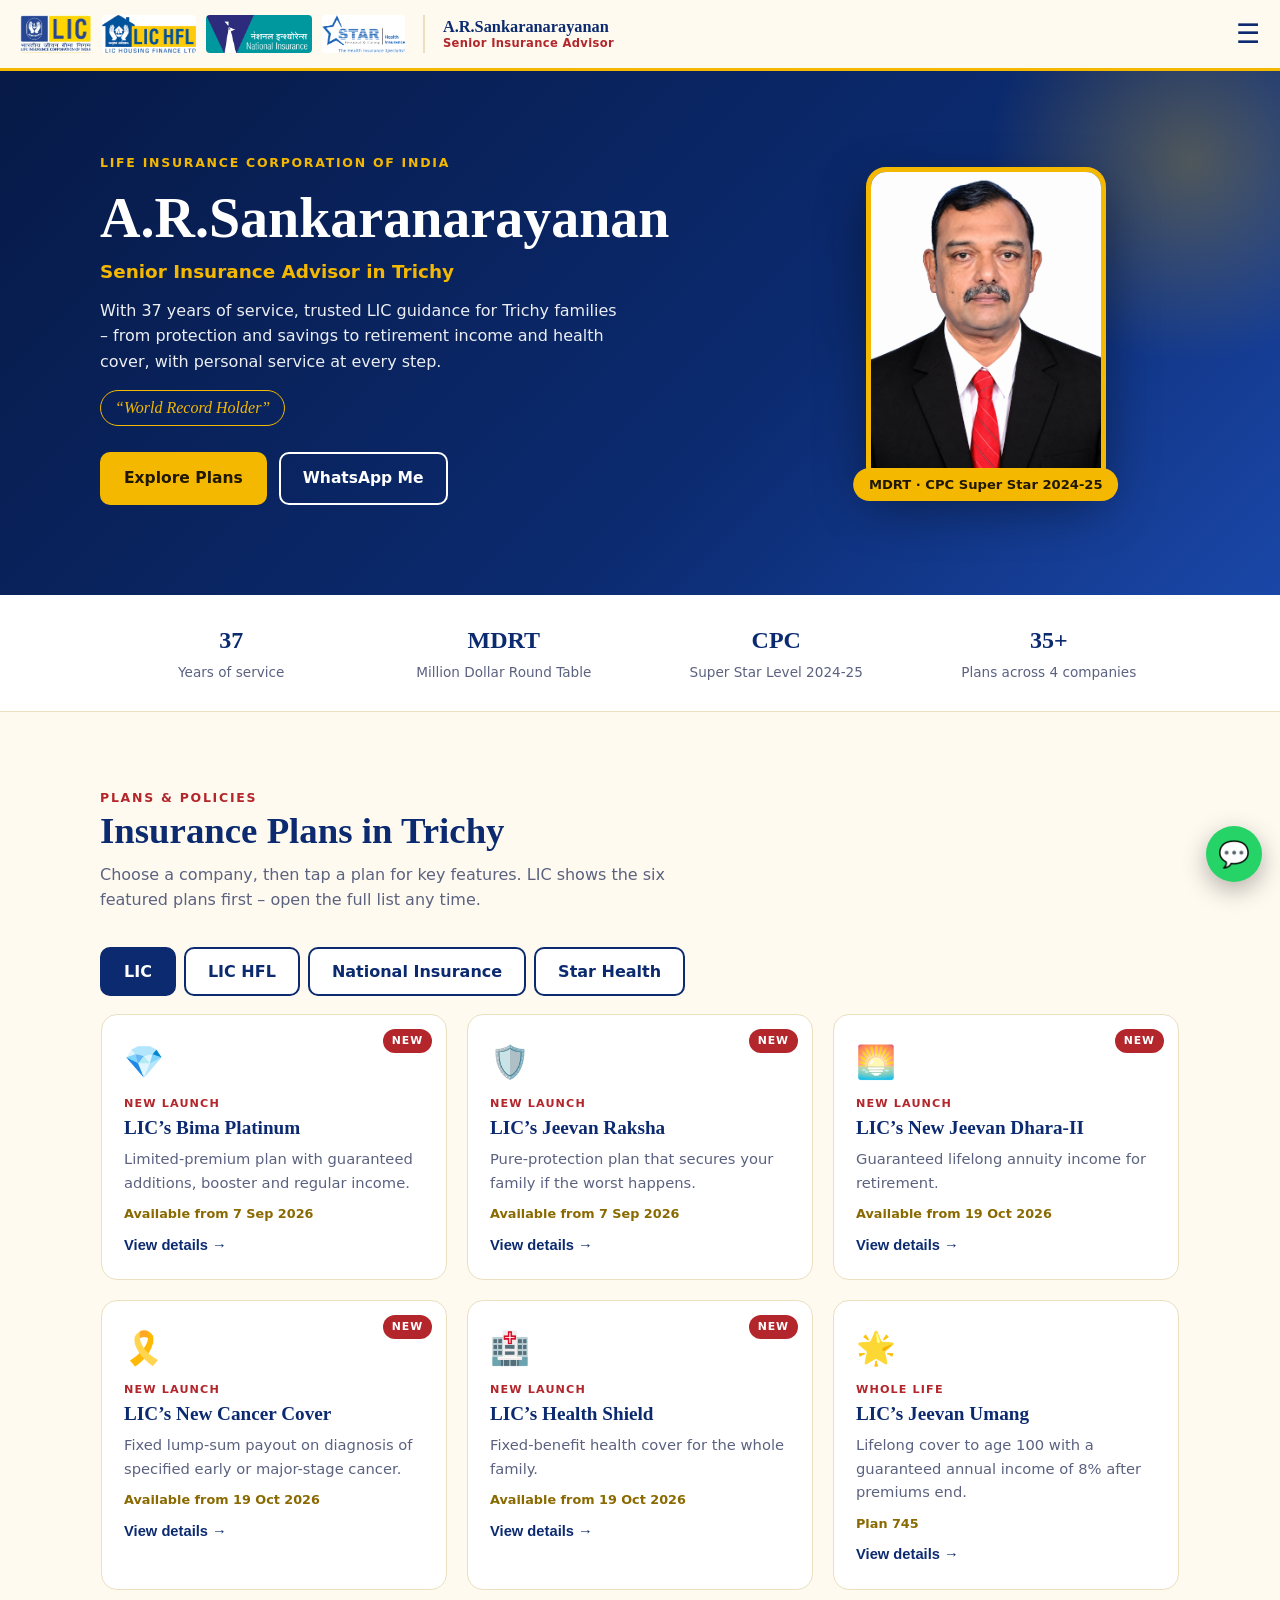
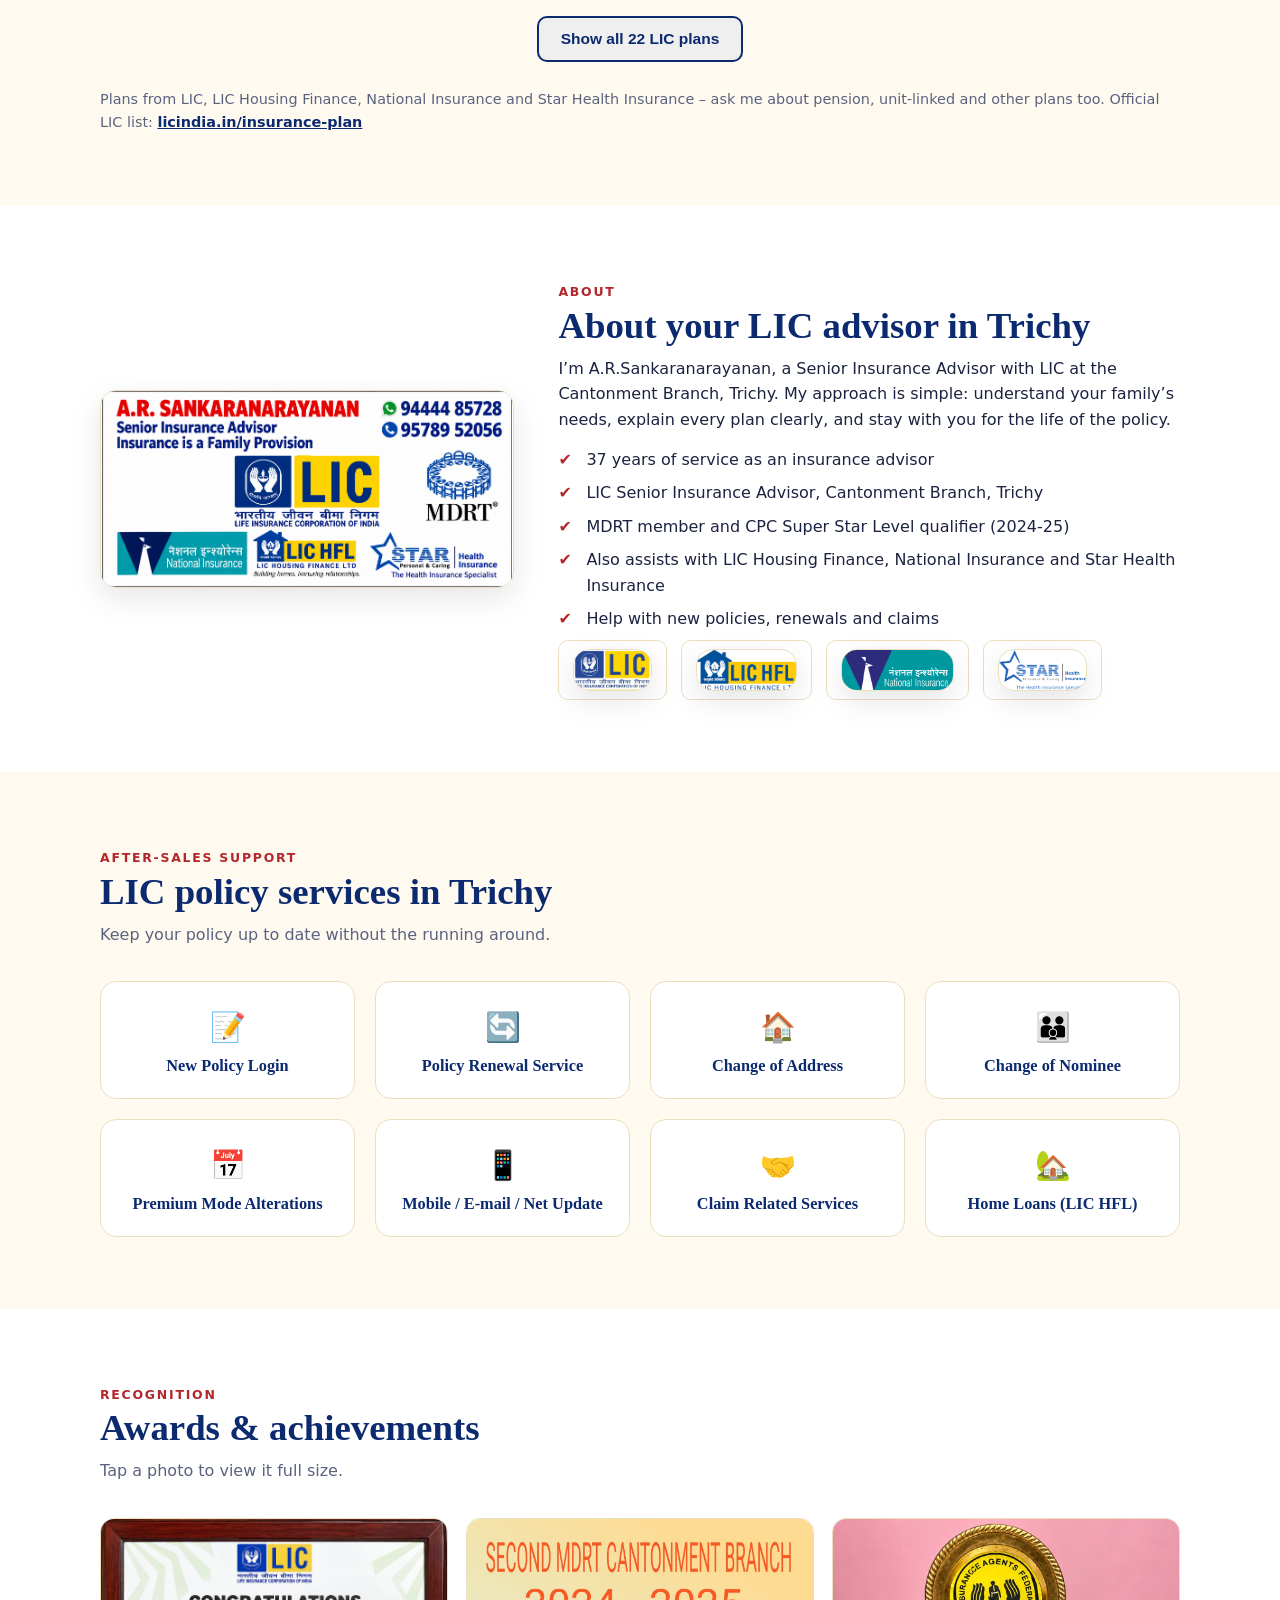
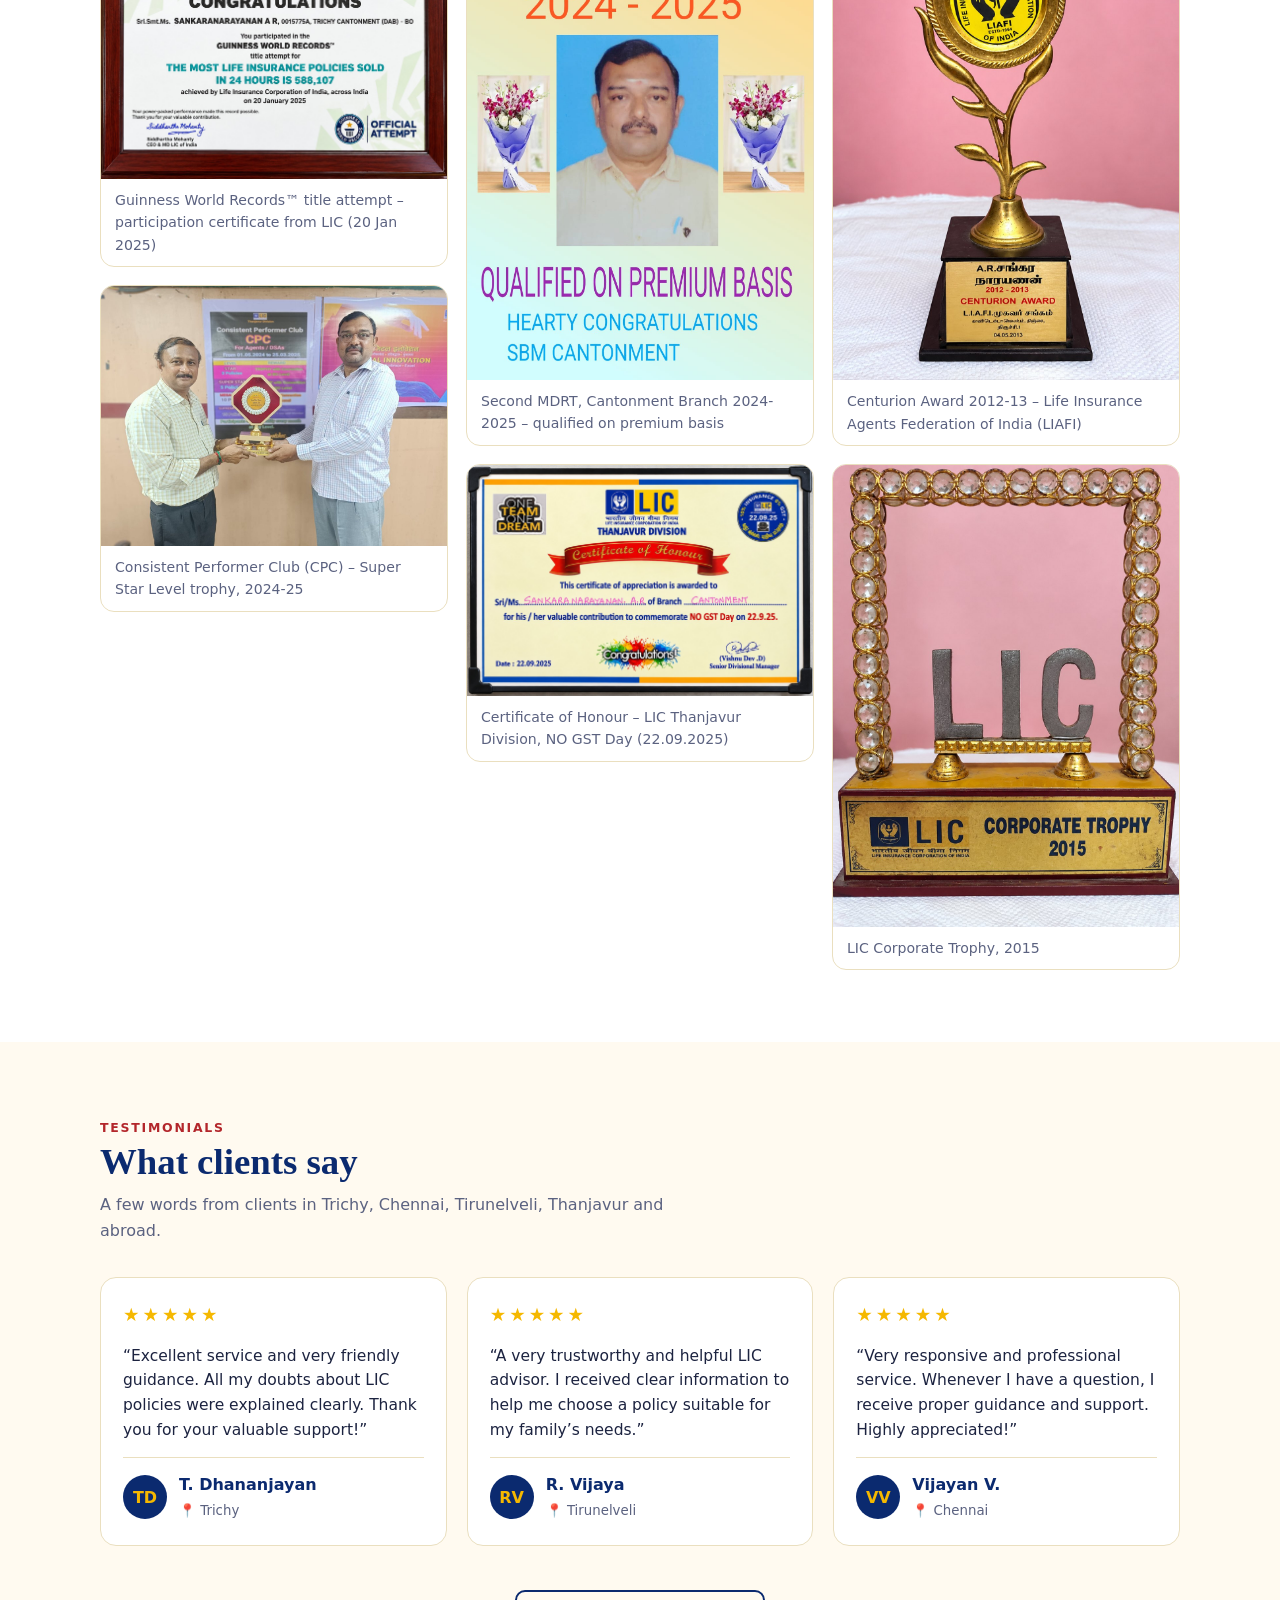
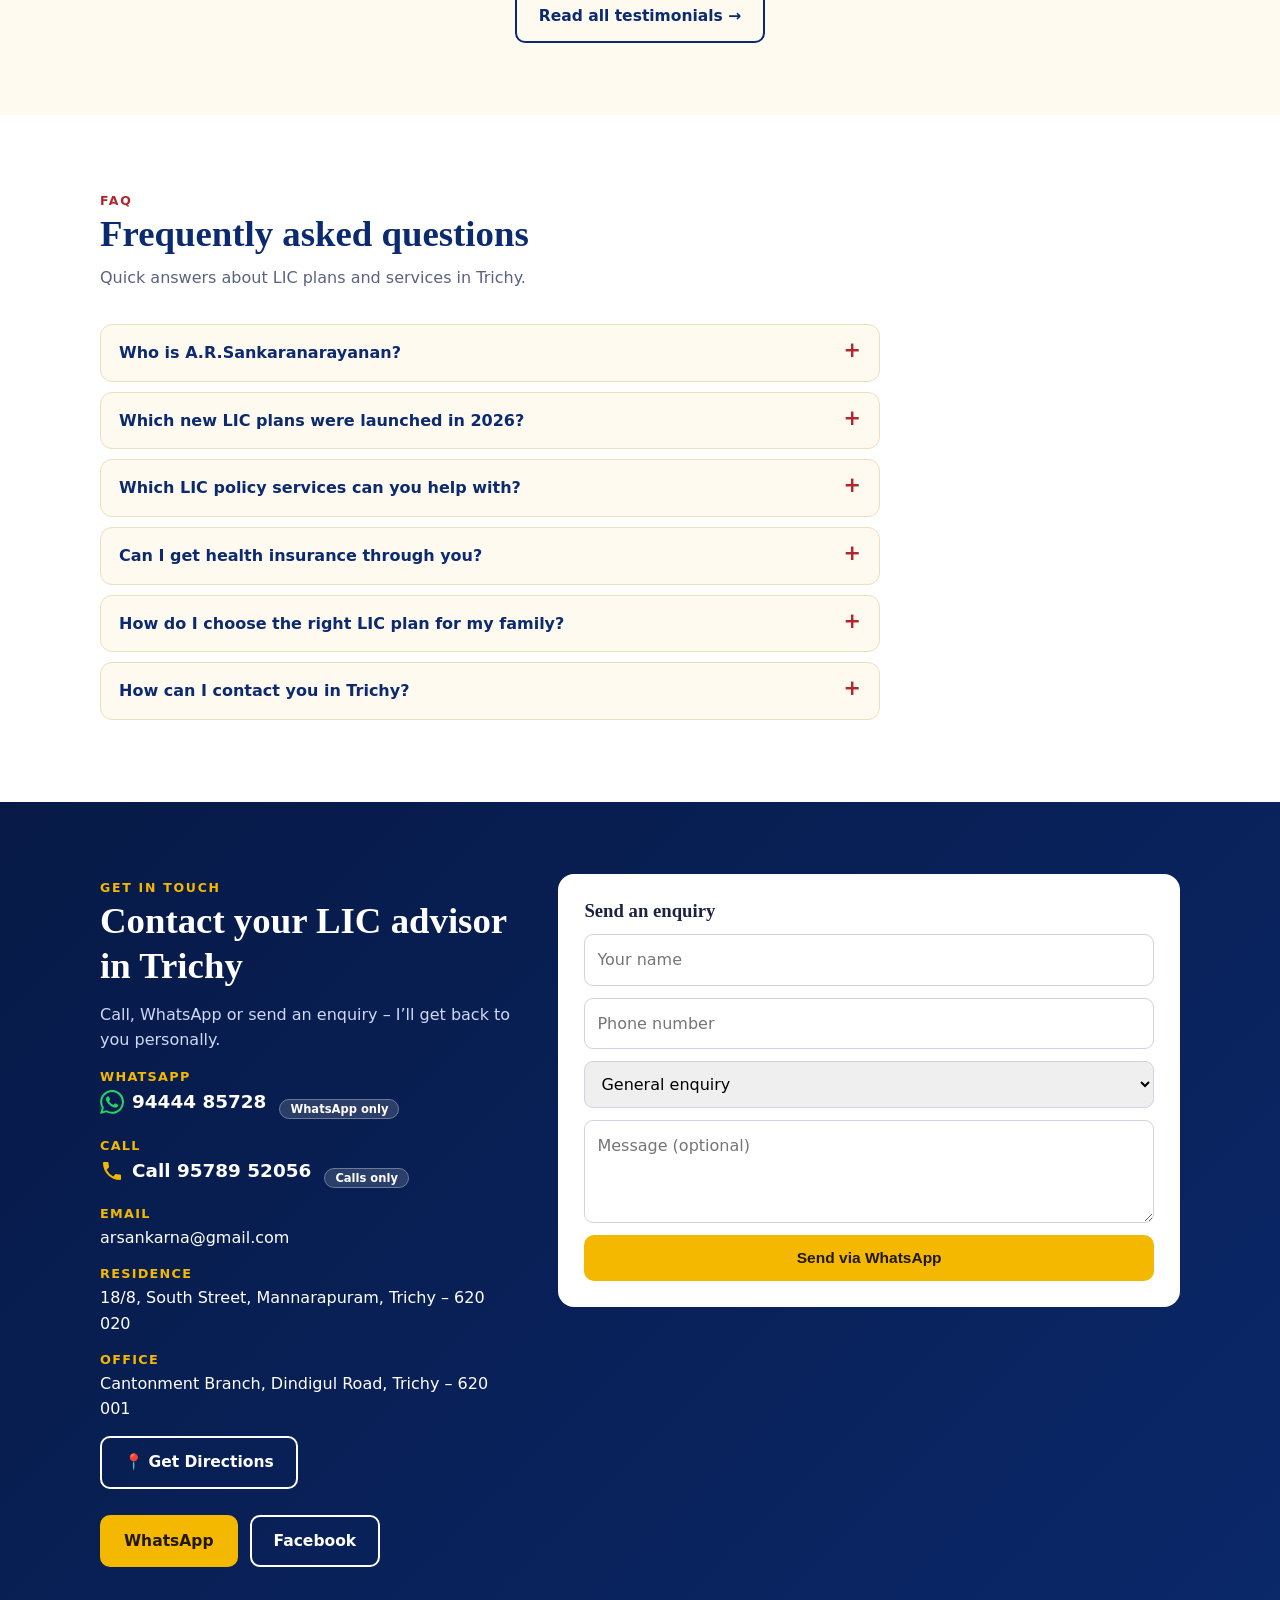
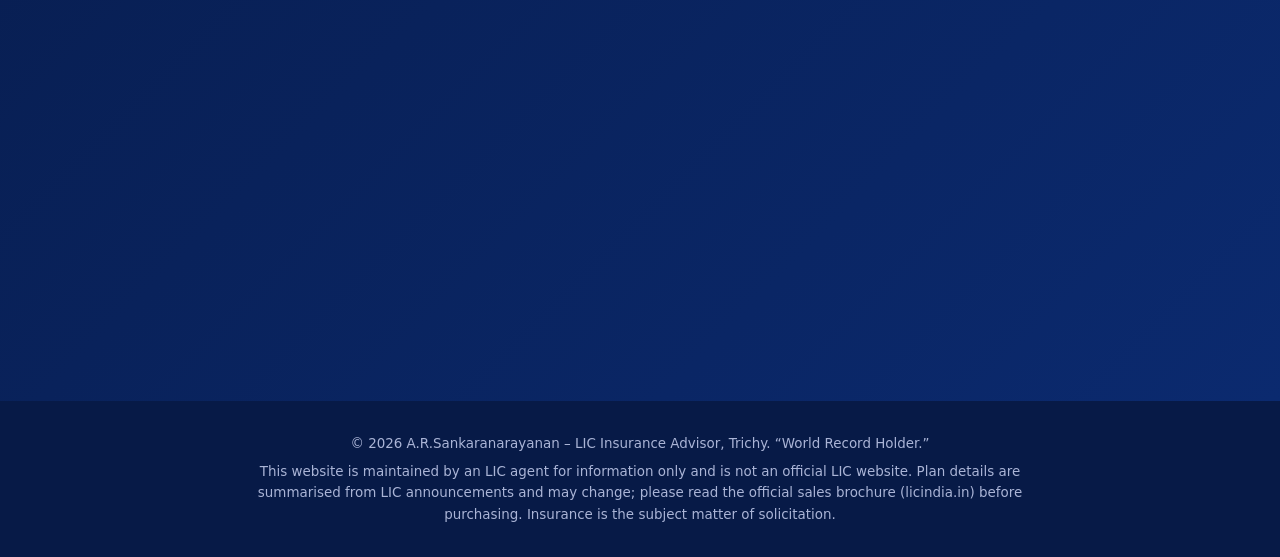
<file: index.html>
<!DOCTYPE html>
<html lang="en"><head>
<meta charset="utf-8"><meta name="viewport" content="width=device-width,initial-scale=1">
<title>LIC Insurance Advisor in Trichy | A.R.Sankaranarayanan</title>
<meta name="description" content="A.R.Sankaranarayanan – Senior Insurance Advisor in Trichy. Explore new LIC plans, policy services, renewals and claim support. WhatsApp 94444 85728.">
<meta name="robots" content="index,follow,max-image-preview:large">
<meta name="author" content="A.R.Sankaranarayanan">
<meta name="theme-color" content="#0b2a6f">
<link rel="canonical" href="https://YOUR-WEBSITE.com/">
<meta name="geo.region" content="IN-TN"><meta name="geo.placename" content="Tiruchirappalli (Trichy)">
<meta property="og:type" content="website"><meta property="og:locale" content="en_IN"><meta property="og:site_name" content="A.R.Sankaranarayanan – LIC Advisor, Trichy">
<meta property="og:title" content="LIC Insurance Advisor in Trichy | A.R.Sankaranarayanan"><meta property="og:description" content="A.R.Sankaranarayanan – Senior Insurance Advisor in Trichy. Explore new LIC plans, policy services, renewals and claim support. WhatsApp 94444 85728."><meta property="og:url" content="https://YOUR-WEBSITE.com/">
<meta property="og:image" content="https://YOUR-WEBSITE.com/assets/og-image.jpg"><meta property="og:image:width" content="1200"><meta property="og:image:height" content="630"><meta property="og:image:alt" content="A.R.Sankaranarayanan, Senior Insurance Advisor, Trichy">
<meta name="twitter:card" content="summary_large_image"><meta name="twitter:title" content="LIC Insurance Advisor in Trichy | A.R.Sankaranarayanan"><meta name="twitter:description" content="A.R.Sankaranarayanan – Senior Insurance Advisor in Trichy. Explore new LIC plans, policy services, renewals and claim support. WhatsApp 94444 85728."><meta name="twitter:image" content="https://YOUR-WEBSITE.com/assets/og-image.jpg">
<link rel="icon" type="image/png" sizes="32x32" href="assets/favicon-32.png"><link rel="icon" type="image/png" sizes="64x64" href="assets/favicon.png"><link rel="apple-touch-icon" href="assets/apple-touch-icon.png">
<link rel="stylesheet" href="css/styles.css">
<script type="application/ld+json">{"@context": "https://schema.org", "@graph": [{"@type": "WebSite", "@id": "https://YOUR-WEBSITE.com/#website", "url": "https://YOUR-WEBSITE.com/", "name": "A.R.Sankaranarayanan – LIC Advisor, Trichy", "inLanguage": "en-IN"}, {"@type": ["InsuranceAgency", "LocalBusiness"], "@id": "https://YOUR-WEBSITE.com/#business", "name": "A.R.Sankaranarayanan – Senior Insurance Advisor", "alternateName": "A.R.Sankaranarayanan LIC Advisor Trichy", "url": "https://YOUR-WEBSITE.com/", "image": "https://YOUR-WEBSITE.com/assets/og-image.jpg", "logo": "https://YOUR-WEBSITE.com/assets/favicon-256.png", "description": "A.R.Sankaranarayanan – Senior Insurance Advisor in Trichy. Explore new LIC plans, policy services, renewals and claim support. WhatsApp 94444 85728.", "slogan": "World Record Holder", "telephone": ["+91 94444 85728", "+91 95789 52056"], "email": "arsankarna@gmail.com", "address": {"@type": "PostalAddress", "streetAddress": "18/8, South Street, Mannarapuram", "addressLocality": "Tiruchirappalli", "addressRegion": "Tamil Nadu", "postalCode": "620020", "addressCountry": "IN"}, "areaServed": [{"@type": "City", "name": "Tiruchirappalli (Trichy)"}, {"@type": "State", "name": "Tamil Nadu"}], "knowsAbout": ["LIC life insurance plans", "Term insurance", "Endowment plans", "Pension plans", "Child plans", "Health insurance", "Policy renewal and claim services"], "parentOrganization": {"@type": "Organization", "name": "Life Insurance Corporation of India"}, "sameAs": ["https://www.facebook.com/share/18MifMVa3B/"]}, {"@type": "Person", "@id": "https://YOUR-WEBSITE.com/#person", "name": "A.R.Sankaranarayanan", "jobTitle": "Senior Insurance Advisor", "image": "https://YOUR-WEBSITE.com/assets/portrait.jpg", "worksFor": {"@id": "https://YOUR-WEBSITE.com/#business"}, "telephone": "+91 94444 85728", "email": "arsankarna@gmail.com", "url": "https://YOUR-WEBSITE.com/"}, {"@type": "FAQPage", "mainEntity": [{"@type": "Question", "name": "Who is A.R.Sankaranarayanan?", "acceptedAnswer": {"@type": "Answer", "text": "A.R.Sankaranarayanan is a Senior Insurance Advisor with LIC at the Cantonment Branch, Trichy, with 37 years of service. He also assists customers with Star Health Insurance, National Insurance and LIC Housing Finance, and is an MDRT member and CPC Super Star Level qualifier for 2024-25."}}, {"@type": "Question", "name": "Which new LIC plans were launched in 2026?", "acceptedAnswer": {"@type": "Answer", "text": "LIC’s Bima Platinum and Jeevan Raksha became available from 7 September 2026. New Jeevan Dhara-II, the New Cancer Cover plan and Health Shield became available from 19 October 2026. Details of each are on this website."}}, {"@type": "Question", "name": "Which LIC policy services can you help with?", "acceptedAnswer": {"@type": "Answer", "text": "I help with new policy login, policy renewal service, change of address, change of nominee, premium mode alterations, mobile, e-mail and net-banking updates, and claim-related services."}}, {"@type": "Question", "name": "Can I get health insurance through you?", "acceptedAnswer": {"@type": "Answer", "text": "Yes. Apart from LIC’s health plans such as Health Shield and the New Cancer Cover, I can assist with Star Health Insurance and National Insurance health policies."}}, {"@type": "Question", "name": "How do I choose the right LIC plan for my family?", "acceptedAnswer": {"@type": "Answer", "text": "The right plan depends on your age, income, goals and responsibilities. Call or WhatsApp me and I will explain suitable options, premiums and terms in simple words before you decide."}}, {"@type": "Question", "name": "How can I contact you in Trichy?", "acceptedAnswer": {"@type": "Answer", "text": "WhatsApp me on 94444 85728, call 95789 52056, or visit the Cantonment Branch office on Dindigul Road, Trichy – 620 001. My residence address is 18/8, South Street, Mannarapuram, Trichy – 620 020."}}]}]}</script>
</head><body>
<header><div class="wrap bar">
 <a class="logo" href="#top"><span class="logos"><img src="assets/logo-lic.png" alt="LIC of India"><img src="assets/logo-hfl.png" alt="LIC Housing Finance (LIC HFL)"><img src="assets/logo-national.png" alt="National Insurance"><img src="assets/logo-star.png" alt="Star Health Insurance"></span><span class="who"><strong>A.R.Sankaranarayanan</strong><small>Senior Insurance Advisor</small></span></a>
 <button id="burger" aria-label="Menu">☰</button>
 <nav id="nav" aria-label="Main"><a href="#plans">Plans</a><a href="#about">About</a><a href="#services">Services</a><a href="#achievements">Achievements</a><a href="testimonials.html">Testimonials</a><a href="#faq">FAQ</a><a href="#contact">Contact</a></nav>
</div></header>

<main id="top">
<section class="hero"><div class="wrap grid">
 <div>
  <span class="eyebrow">Life Insurance Corporation of India</span>
  <h1>A.R.Sankaranarayanan <span class="role">Senior Insurance Advisor in Trichy</span></h1>
  <p>With <span data-years>37</span> years of service, trusted LIC guidance for Trichy families – from protection and savings to retirement income and health cover, with personal service at every step.</p>
  <span class="pill">“World Record Holder”</span>
  <div class="btns"><a class="btn gold" href="#plans">Explore Plans</a><a class="btn ghost" data-wa target="_blank" rel="noopener">WhatsApp Me</a></div>
 </div>
 <div class="photo"><img src="assets/portrait.jpg" alt="A.R.Sankaranarayanan, Senior Insurance Advisor in Trichy" width="750" height="1000" fetchpriority="high"><b>MDRT · CPC Super Star 2024-25</b></div>
</div></section>

<div class="stats"><div class="wrap">
 <div><strong data-years>37</strong><span>Years of service</span></div>
 <div><strong>MDRT</strong><span>Million Dollar Round Table</span></div>
 <div><strong>CPC</strong><span>Super Star Level 2024-25</span></div>
 <div><strong>35+</strong><span>Plans across 4 companies</span></div>
</div></div>

<section id="plans"><div class="wrap">
 <span class="eyebrow">Plans &amp; policies</span><h2>Insurance Plans in Trichy</h2>
 <p class="sub">Choose a company, then tap a plan for key features. LIC shows the six featured plans first – open the full list any time.</p>
 <div class="tabs" id="provTabs" role="tablist"><button class="tab on" data-p="LIC">LIC</button><button class="tab" data-p="LIC HFL">LIC HFL</button><button class="tab" data-p="National Insurance">National Insurance</button><button class="tab" data-p="Star Health">Star Health</button></div>
 <div class="chips" id="chips" hidden></div>
 <div class="plangrid" id="planGrid"><article class="card plan" tabindex="0" data-id="platinum"><span class="badge">NEW</span><div class="ico">💎</div><small>New launch</small><h3>LIC’s Bima Platinum</h3><p>Limited-premium plan with guaranteed additions, booster and regular income.</p><em>Available from 7 Sep 2026</em><button class="link">View details →</button></article><article class="card plan" tabindex="0" data-id="raksha"><span class="badge">NEW</span><div class="ico">🛡️</div><small>New launch</small><h3>LIC’s Jeevan Raksha</h3><p>Pure-protection plan that secures your family if the worst happens.</p><em>Available from 7 Sep 2026</em><button class="link">View details →</button></article><article class="card plan" tabindex="0" data-id="dhara"><span class="badge">NEW</span><div class="ico">🌅</div><small>New launch</small><h3>LIC’s New Jeevan Dhara-II</h3><p>Guaranteed lifelong annuity income for retirement.</p><em>Available from 19 Oct 2026</em><button class="link">View details →</button></article><article class="card plan" tabindex="0" data-id="cancer"><span class="badge">NEW</span><div class="ico">🎗️</div><small>New launch</small><h3>LIC’s New Cancer Cover</h3><p>Fixed lump-sum payout on diagnosis of specified early or major-stage cancer.</p><em>Available from 19 Oct 2026</em><button class="link">View details →</button></article><article class="card plan" tabindex="0" data-id="shield"><span class="badge">NEW</span><div class="ico">🏥</div><small>New launch</small><h3>LIC’s Health Shield</h3><p>Fixed-benefit health cover for the whole family.</p><em>Available from 19 Oct 2026</em><button class="link">View details →</button></article><article class="card plan" tabindex="0" data-id="umang"><div class="ico">🌟</div><small>Whole Life</small><h3>LIC’s Jeevan Umang</h3><p>Lifelong cover to age 100 with a guaranteed annual income of 8% after premiums end.</p><em>Plan 745</em><button class="link">View details →</button></article></div>
 <p class="more"><button class="btn ghost" id="moreBtn" type="button">Show all 22 LIC plans</button></p>
 <p class="fine2">Plans from LIC, LIC Housing Finance, National Insurance and Star Health Insurance – ask me about pension, unit-linked and other plans too. Official LIC list: <a href="https://licindia.in/insurance-plan" target="_blank" rel="noopener">licindia.in/insurance-plan</a></p>
</div></section>

<section id="about" class="alt"><div class="wrap two">
 <img class="rv" src="assets/visiting-card.jpg" alt="Visiting card of A.R.Sankaranarayanan, Senior Insurance Advisor, Trichy" width="1200" height="574" loading="lazy">
 <div class="rv">
  <span class="eyebrow">About</span><h2>About your LIC advisor in Trichy</h2>
  <p>I’m A.R.Sankaranarayanan, a Senior Insurance Advisor with LIC at the Cantonment Branch, Trichy. My approach is simple: understand your family’s needs, explain every plan clearly, and stay with you for the life of the policy.</p>
  <ul class="ticks"><li><span data-years>37</span> years of service as an insurance advisor</li><li>LIC Senior Insurance Advisor, Cantonment Branch, Trichy</li><li>MDRT member and CPC Super Star Level qualifier (2024-25)</li><li>Also assists with LIC Housing Finance, National Insurance and Star Health Insurance</li><li>Help with new policies, renewals and claims</li></ul>
  <div class="partners"><span><img src="assets/logo-lic.png" alt="LIC" loading="lazy"></span><span><img src="assets/logo-hfl.png" alt="LIC HFL" loading="lazy"></span><span><img src="assets/logo-national.png" alt="National Insurance" loading="lazy"></span><span><img src="assets/logo-star.png" alt="Star Health" loading="lazy"></span></div>
 </div>
</div></section>

<section id="services"><div class="wrap">
 <span class="eyebrow">After-sales support</span><h2>LIC policy services in Trichy</h2>
 <p class="sub">Keep your policy up to date without the running around.</p>
 <div class="cards">
  <div class="card svc rv"><div class="ico">📝</div><h3>New Policy Login</h3></div>
  <div class="card svc rv"><div class="ico">🔄</div><h3>Policy Renewal Service</h3></div>
  <div class="card svc rv"><div class="ico">🏠</div><h3>Change of Address</h3></div>
  <div class="card svc rv"><div class="ico">👪</div><h3>Change of Nominee</h3></div>
  <div class="card svc rv"><div class="ico">📅</div><h3>Premium Mode Alterations</h3></div>
  <div class="card svc rv"><div class="ico">📱</div><h3>Mobile / E-mail / Net Update</h3></div>
  <div class="card svc rv"><div class="ico">🤝</div><h3>Claim Related Services</h3></div>
  <div class="card svc rv"><div class="ico">🏡</div><h3>Home Loans (LIC HFL)</h3></div>
 </div>
</div></section>

<section id="achievements" class="alt"><div class="wrap">
 <span class="eyebrow">Recognition</span><h2>Awards &amp; achievements</h2>
 <p class="sub">Tap a photo to view it full size.</p>
 <div class="gal"><figure class="rv"><img src="assets/guinness-certificate.jpg" alt="Guinness World Records participation certificate presented to A.R.Sankaranarayanan, Trichy Cantonment, for the LIC record attempt on 20 January 2025" width="1400" height="1050" loading="lazy"><figcaption>Guinness World Records™ title attempt – participation certificate from LIC (20 Jan 2025)</figcaption></figure><figure class="rv"><img src="assets/cpc-trophy.jpg" alt="A.R.Sankaranarayanan receiving the LIC CPC Super Star Level trophy for 2024-25" width="1200" height="900" loading="lazy"><figcaption>Consistent Performer Club (CPC) – Super Star Level trophy, 2024-25</figcaption></figure><figure class="rv"><img src="assets/cantonment-award.jpg" alt="LIC Cantonment Branch congratulations poster for A.R.Sankaranarayanan, 2024-2025" width="1201" height="1600" loading="lazy"><figcaption>Second MDRT, Cantonment Branch 2024-2025 – qualified on premium basis</figcaption></figure><figure class="rv"><img src="assets/no-gst-honour.jpg" alt="LIC Thanjavur Division certificate of honour awarded to A.R.Sankaranarayanan for NO GST Day, 22 September 2025" width="1400" height="933" loading="lazy"><figcaption>Certificate of Honour – LIC Thanjavur Division, NO GST Day (22.09.2025)</figcaption></figure><figure class="rv"><img src="assets/centurion-award-2012.jpg" alt="LIAFI Centurion Award 2012-2013 trophy presented to A.R.Sankaranarayanan" width="1050" height="1400" loading="lazy"><figcaption>Centurion Award 2012-13 – Life Insurance Agents Federation of India (LIAFI)</figcaption></figure><figure class="rv"><img src="assets/corporate-trophy-2015.jpg" alt="LIC Corporate Trophy 2015 awarded to A.R.Sankaranarayanan" width="1050" height="1400" loading="lazy"><figcaption>LIC Corporate Trophy, 2015</figcaption></figure></div>
</div></section>

<section id="testimonials"><div class="wrap">
 <span class="eyebrow">Testimonials</span><h2>What clients say</h2>
 <p class="sub">A few words from clients in Trichy, Chennai, Tirunelveli, Thanjavur and abroad.</p>
 <div class="tgrid" id="tTeaser"><figure class="card tcard rv"><div class="stars" aria-label="5 out of 5 stars">★★★★★</div><blockquote>“Excellent service and very friendly guidance. All my doubts about LIC policies were explained clearly. Thank you for your valuable support!”</blockquote><figcaption><span class="av">TD</span><span><strong>T. Dhananjayan</strong><small>📍 Trichy</small></span></figcaption></figure><figure class="card tcard rv"><div class="stars" aria-label="5 out of 5 stars">★★★★★</div><blockquote>“A very trustworthy and helpful LIC advisor. I received clear information to help me choose a policy suitable for my family’s needs.”</blockquote><figcaption><span class="av">RV</span><span><strong>R. Vijaya</strong><small>📍 Tirunelveli</small></span></figcaption></figure><figure class="card tcard rv"><div class="stars" aria-label="5 out of 5 stars">★★★★★</div><blockquote>“Very responsive and professional service. Whenever I have a question, I receive proper guidance and support. Highly appreciated!”</blockquote><figcaption><span class="av">VV</span><span><strong>Vijayan V.</strong><small>📍 Chennai</small></span></figcaption></figure></div>
 <p class="cta"><a class="btn ghost" href="testimonials.html">Read all testimonials →</a></p>
</div></section>

<section id="faq" class="alt"><div class="wrap">
 <span class="eyebrow">FAQ</span><h2>Frequently asked questions</h2>
 <p class="sub">Quick answers about LIC plans and services in Trichy.</p>
 <div class="faq"><details><summary>Who is A.R.Sankaranarayanan?</summary><p>A.R.Sankaranarayanan is a Senior Insurance Advisor with LIC at the Cantonment Branch, Trichy, with 37 years of service. He also assists customers with Star Health Insurance, National Insurance and LIC Housing Finance, and is an MDRT member and CPC Super Star Level qualifier for 2024-25.</p></details><details><summary>Which new LIC plans were launched in 2026?</summary><p>LIC’s Bima Platinum and Jeevan Raksha became available from 7 September 2026. New Jeevan Dhara-II, the New Cancer Cover plan and Health Shield became available from 19 October 2026. Details of each are on this website.</p></details><details><summary>Which LIC policy services can you help with?</summary><p>I help with new policy login, policy renewal service, change of address, change of nominee, premium mode alterations, mobile, e-mail and net-banking updates, and claim-related services.</p></details><details><summary>Can I get health insurance through you?</summary><p>Yes. Apart from LIC’s health plans such as Health Shield and the New Cancer Cover, I can assist with Star Health Insurance and National Insurance health policies.</p></details><details><summary>How do I choose the right LIC plan for my family?</summary><p>The right plan depends on your age, income, goals and responsibilities. Call or WhatsApp me and I will explain suitable options, premiums and terms in simple words before you decide.</p></details><details><summary>How can I contact you in Trichy?</summary><p>WhatsApp me on 94444 85728, call 95789 52056, or visit the Cantonment Branch office on Dindigul Road, Trichy – 620 001. My residence address is 18/8, South Street, Mannarapuram, Trichy – 620 020.</p></details></div>
</div></section>

<section id="contact" class="contact"><div class="wrap two">
 <div class="info rv">
  <span class="eyebrow" style="color:var(--gold)">Get in touch</span><h2>Contact your LIC advisor in Trichy</h2>
  <p class="sub">Call, WhatsApp or send an enquiry – I’ll get back to you personally.</p>
  <p><b>WhatsApp</b><a class="line" data-wanum target="_blank" rel="noopener"><svg class="wa" viewBox="0 0 24 24" aria-hidden="true"><path fill="#25D366" d="M17.472 14.382c-.297-.149-1.758-.867-2.03-.967-.273-.099-.471-.148-.67.15-.197.297-.767.966-.94 1.164-.173.199-.347.223-.644.075-.297-.15-1.255-.463-2.39-1.475-.883-.788-1.48-1.761-1.653-2.059-.173-.297-.018-.458.13-.606.134-.133.298-.347.446-.52.149-.174.198-.298.298-.497.099-.198.05-.371-.025-.52-.075-.149-.669-1.612-.916-2.207-.242-.579-.487-.5-.669-.51-.173-.008-.371-.01-.57-.01-.198 0-.52.074-.792.372-.272.297-1.04 1.016-1.04 2.479 0 1.462 1.065 2.875 1.213 3.074.149.198 2.096 3.2 5.077 4.487.709.306 1.262.489 1.694.625.712.227 1.36.195 1.871.118.571-.085 1.758-.719 2.006-1.413.248-.694.248-1.289.173-1.413-.074-.124-.272-.198-.57-.347m-5.421 7.403h-.004a9.87 9.87 0 01-5.031-1.378l-.361-.214-3.741.982.998-3.648-.235-.374a9.86 9.86 0 01-1.51-5.26c.001-5.45 4.436-9.884 9.888-9.884 2.64 0 5.122 1.03 6.988 2.898a9.825 9.825 0 012.893 6.994c-.003 5.45-4.437 9.884-9.885 9.884m8.413-18.297A11.815 11.815 0 0012.05 0C5.495 0 .16 5.335.157 11.892c0 2.096.547 4.142 1.588 5.945L.057 24l6.305-1.654a11.882 11.882 0 005.683 1.448h.005c6.554 0 11.89-5.335 11.893-11.893a11.821 11.821 0 00-3.48-8.413z"/></svg><span></span></a> <em class="tag">WhatsApp only</em></p>
  <p><b>Call</b><a class="line" data-callnum><svg class="ph" viewBox="0 0 24 24" aria-hidden="true"><path fill="currentColor" d="M6.6 10.8a15.1 15.1 0 006.6 6.6l2.2-2.2a1 1 0 011-.25 11.4 11.4 0 003.6.57 1 1 0 011 1V20a1 1 0 01-1 1A17 17 0 013 4a1 1 0 011-1h3.5a1 1 0 011 1c0 1.25.2 2.45.57 3.6a1 1 0 01-.25 1z"/></svg><span></span></a> <em class="tag">Calls only</em></p>
  <p><b>Email</b><a data-mail></a></p>
  <p><b>Residence</b><span data-site="address"></span></p>
  <p><b>Office</b><span data-site="office"></span></p>
  <p><a class="btn ghost" target="_blank" rel="noopener" href="https://www.google.com/maps/search/?api=1&query=18%2F8%20South%20Street%2C%20Mannarapuram%2C%20Trichy%20620020">📍 Get Directions</a></p>
  <div class="btns"><a class="btn gold" data-wa target="_blank" rel="noopener">WhatsApp</a><a class="btn ghost" data-fb target="_blank" rel="noopener">Facebook</a></div>
 </div>
 <form id="enq" class="rv">
  <h3>Send an enquiry</h3>
  <input name="name" placeholder="Your name" required>
  <input name="phone" type="tel" placeholder="Phone number" required>
  <select name="plan" id="plan"><option>General enquiry</option></select>
  <textarea name="msg" rows="3" placeholder="Message (optional)"></textarea>
  <button class="btn gold" type="submit">Send via WhatsApp</button>
 </form>
</div>
 <div class="wrap map rv"><iframe title="Location map" loading="lazy" referrerpolicy="no-referrer-when-downgrade" src="https://www.google.com/maps?q=18%2F8%20South%20Street%2C%20Mannarapuram%2C%20Trichy%20620020&output=embed"></iframe></div>
</section>
</main>

<footer>
 <p>© <span id="yr"></span> A.R.Sankaranarayanan – LIC Insurance Advisor, Trichy. “World Record Holder.”</p>
 <p>This website is maintained by an LIC agent for information only and is not an official LIC website. Plan details are summarised from LIC announcements and may change; please read the official sales brochure (licindia.in) before purchasing. Insurance is the subject matter of solicitation.</p>
</footer>

<a class="float" data-wa target="_blank" rel="noopener" aria-label="WhatsApp">💬</a>
<div class="modal" id="modal" hidden><div class="sheet"><button class="x" aria-label="Close">×</button><div id="modalBody"></div></div></div>
<div class="lightbox" id="lightbox" hidden><img alt=""></div>
<script src="js/config.js"></script><script src="js/plans.js"></script><script src="js/main.js"></script><script src="js/testimonials.js"></script>
</body></html>
</file>
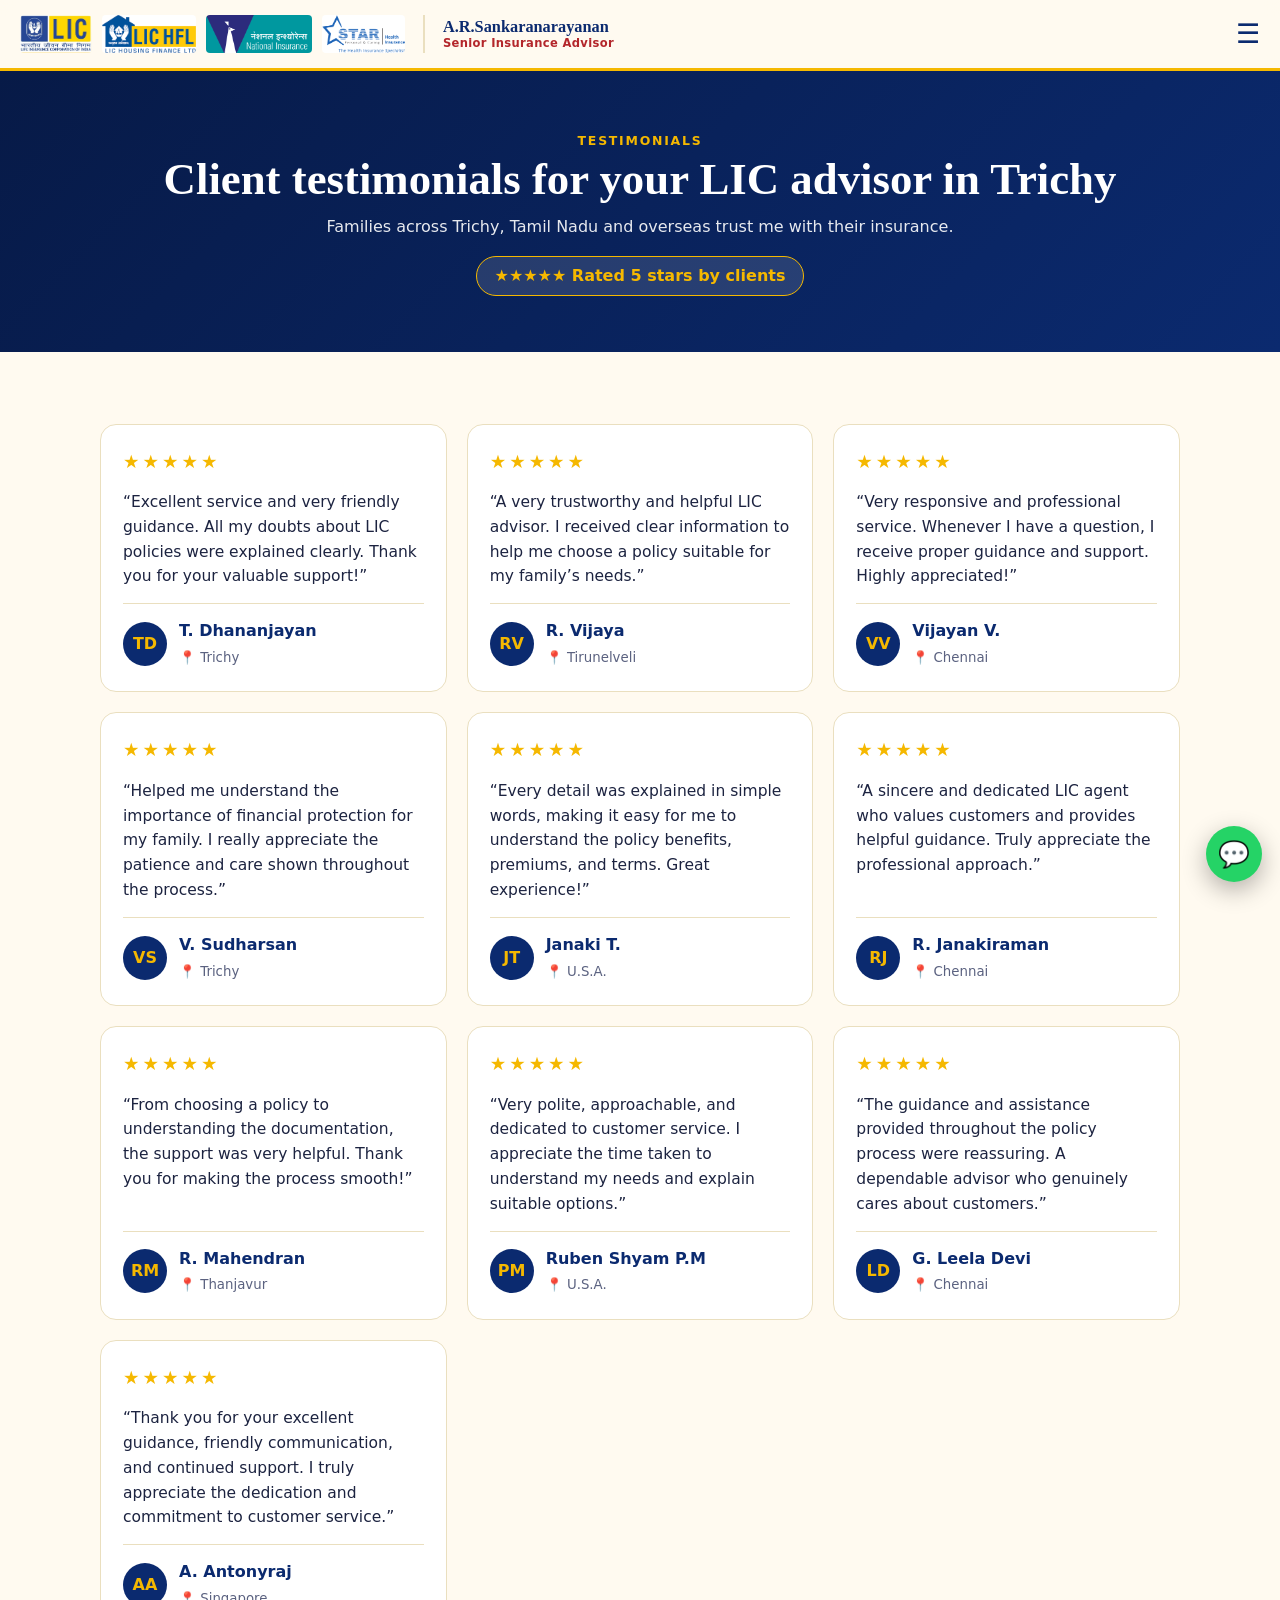
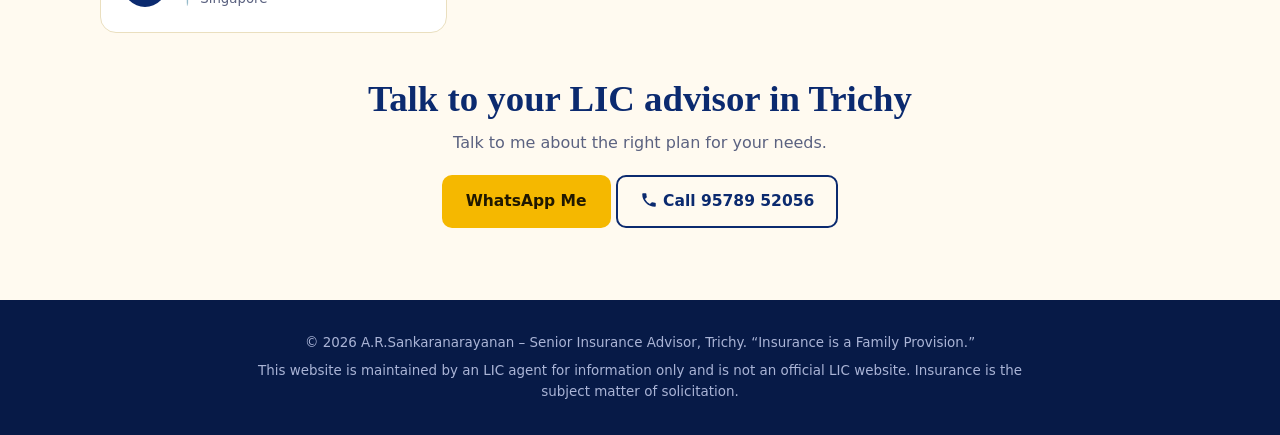
<file: testimonials.html>
<!DOCTYPE html>
<html lang="en"><head>
<meta charset="utf-8"><meta name="viewport" content="width=device-width,initial-scale=1">
<title>Client Reviews | LIC Advisor A.R.Sankaranarayanan, Trichy</title>
<meta name="description" content="Read what clients in Trichy, Chennai, Tirunelveli, Thanjavur and abroad say about Senior Insurance Advisor A.R.Sankaranarayanan.">
<meta name="robots" content="index,follow,max-image-preview:large">
<meta name="author" content="A.R.Sankaranarayanan">
<meta name="theme-color" content="#0b2a6f">
<link rel="canonical" href="https://YOUR-WEBSITE.com/testimonials.html">
<meta name="geo.region" content="IN-TN"><meta name="geo.placename" content="Tiruchirappalli (Trichy)">
<meta property="og:type" content="website"><meta property="og:locale" content="en_IN"><meta property="og:site_name" content="A.R.Sankaranarayanan – LIC Advisor, Trichy">
<meta property="og:title" content="Client Reviews | LIC Advisor A.R.Sankaranarayanan, Trichy"><meta property="og:description" content="Read what clients in Trichy, Chennai, Tirunelveli, Thanjavur and abroad say about Senior Insurance Advisor A.R.Sankaranarayanan."><meta property="og:url" content="https://YOUR-WEBSITE.com/testimonials.html">
<meta property="og:image" content="https://YOUR-WEBSITE.com/assets/og-image.jpg"><meta property="og:image:width" content="1200"><meta property="og:image:height" content="630"><meta property="og:image:alt" content="A.R.Sankaranarayanan, Senior Insurance Advisor, Trichy">
<meta name="twitter:card" content="summary_large_image"><meta name="twitter:title" content="Client Reviews | LIC Advisor A.R.Sankaranarayanan, Trichy"><meta name="twitter:description" content="Read what clients in Trichy, Chennai, Tirunelveli, Thanjavur and abroad say about Senior Insurance Advisor A.R.Sankaranarayanan."><meta name="twitter:image" content="https://YOUR-WEBSITE.com/assets/og-image.jpg">
<link rel="icon" type="image/png" sizes="32x32" href="assets/favicon-32.png"><link rel="icon" type="image/png" sizes="64x64" href="assets/favicon.png"><link rel="apple-touch-icon" href="assets/apple-touch-icon.png">
<link rel="stylesheet" href="css/styles.css">
<script type="application/ld+json">{"@context": "https://schema.org", "@type": "BreadcrumbList", "itemListElement": [{"@type": "ListItem", "position": 1, "name": "Home", "item": "https://YOUR-WEBSITE.com/"}, {"@type": "ListItem", "position": 2, "name": "Testimonials", "item": "https://YOUR-WEBSITE.com/testimonials.html"}]}</script>
</head><body>
<header><div class="wrap bar">
 <a class="logo" href="index.html"><span class="logos"><img src="assets/logo-lic.png" alt="LIC of India"><img src="assets/logo-hfl.png" alt="LIC Housing Finance (LIC HFL)"><img src="assets/logo-national.png" alt="National Insurance"><img src="assets/logo-star.png" alt="Star Health Insurance"></span><span class="who"><strong>A.R.Sankaranarayanan</strong><small>Senior Insurance Advisor</small></span></a>
 <button id="burger" aria-label="Menu">☰</button>
 <nav id="nav" aria-label="Main"><a href="index.html#plans">Plans</a><a href="index.html#about">About</a><a href="index.html#services">Services</a><a href="index.html#achievements">Achievements</a><a href="testimonials.html">Testimonials</a><a href="index.html#faq">FAQ</a><a href="index.html#contact">Contact</a></nav>
</div></header>
<main>
<section class="thead"><div class="wrap"><span class="eyebrow">Testimonials</span><h1>Client testimonials for your LIC advisor in Trichy</h1><p>Families across Trichy, Tamil Nadu and overseas trust me with their insurance.</p><span class="rate">★★★★★ Rated 5 stars by clients</span></div></section>
<section><div class="wrap"><div class="tgrid" id="tGrid"><figure class="card tcard rv"><div class="stars" aria-label="5 out of 5 stars">★★★★★</div><blockquote>“Excellent service and very friendly guidance. All my doubts about LIC policies were explained clearly. Thank you for your valuable support!”</blockquote><figcaption><span class="av">TD</span><span><strong>T. Dhananjayan</strong><small>📍 Trichy</small></span></figcaption></figure><figure class="card tcard rv"><div class="stars" aria-label="5 out of 5 stars">★★★★★</div><blockquote>“A very trustworthy and helpful LIC advisor. I received clear information to help me choose a policy suitable for my family’s needs.”</blockquote><figcaption><span class="av">RV</span><span><strong>R. Vijaya</strong><small>📍 Tirunelveli</small></span></figcaption></figure><figure class="card tcard rv"><div class="stars" aria-label="5 out of 5 stars">★★★★★</div><blockquote>“Very responsive and professional service. Whenever I have a question, I receive proper guidance and support. Highly appreciated!”</blockquote><figcaption><span class="av">VV</span><span><strong>Vijayan V.</strong><small>📍 Chennai</small></span></figcaption></figure><figure class="card tcard rv"><div class="stars" aria-label="5 out of 5 stars">★★★★★</div><blockquote>“Helped me understand the importance of financial protection for my family. I really appreciate the patience and care shown throughout the process.”</blockquote><figcaption><span class="av">VS</span><span><strong>V. Sudharsan</strong><small>📍 Trichy</small></span></figcaption></figure><figure class="card tcard rv"><div class="stars" aria-label="5 out of 5 stars">★★★★★</div><blockquote>“Every detail was explained in simple words, making it easy for me to understand the policy benefits, premiums, and terms. Great experience!”</blockquote><figcaption><span class="av">JT</span><span><strong>Janaki T.</strong><small>📍 U.S.A.</small></span></figcaption></figure><figure class="card tcard rv"><div class="stars" aria-label="5 out of 5 stars">★★★★★</div><blockquote>“A sincere and dedicated LIC agent who values customers and provides helpful guidance. Truly appreciate the professional approach.”</blockquote><figcaption><span class="av">RJ</span><span><strong>R. Janakiraman</strong><small>📍 Chennai</small></span></figcaption></figure><figure class="card tcard rv"><div class="stars" aria-label="5 out of 5 stars">★★★★★</div><blockquote>“From choosing a policy to understanding the documentation, the support was very helpful. Thank you for making the process smooth!”</blockquote><figcaption><span class="av">RM</span><span><strong>R. Mahendran</strong><small>📍 Thanjavur</small></span></figcaption></figure><figure class="card tcard rv"><div class="stars" aria-label="5 out of 5 stars">★★★★★</div><blockquote>“Very polite, approachable, and dedicated to customer service. I appreciate the time taken to understand my needs and explain suitable options.”</blockquote><figcaption><span class="av">PM</span><span><strong>Ruben Shyam P.M</strong><small>📍 U.S.A.</small></span></figcaption></figure><figure class="card tcard rv"><div class="stars" aria-label="5 out of 5 stars">★★★★★</div><blockquote>“The guidance and assistance provided throughout the policy process were reassuring. A dependable advisor who genuinely cares about customers.”</blockquote><figcaption><span class="av">LD</span><span><strong>G. Leela Devi</strong><small>📍 Chennai</small></span></figcaption></figure><figure class="card tcard rv"><div class="stars" aria-label="5 out of 5 stars">★★★★★</div><blockquote>“Thank you for your excellent guidance, friendly communication, and continued support. I truly appreciate the dedication and commitment to customer service.”</blockquote><figcaption><span class="av">AA</span><span><strong>A. Antonyraj</strong><small>📍 Singapore</small></span></figcaption></figure></div>
 <div class="cta"><h2>Talk to your LIC advisor in Trichy</h2><p class="sub" style="margin:0 auto 20px">Talk to me about the right plan for your needs.</p><a class="btn gold" data-wa target="_blank" rel="noopener">WhatsApp Me</a> <a class="btn ghost" data-callnum><svg class="ph" viewBox="0 0 24 24" aria-hidden="true"><path fill="currentColor" d="M6.6 10.8a15.1 15.1 0 006.6 6.6l2.2-2.2a1 1 0 011-.25 11.4 11.4 0 003.6.57 1 1 0 011 1V20a1 1 0 01-1 1A17 17 0 013 4a1 1 0 011-1h3.5a1 1 0 011 1c0 1.25.2 2.45.57 3.6a1 1 0 01-.25 1z"/></svg> <span></span></a></div>
</div></section>
</main>
<footer><p>© <span id="yr"></span> A.R.Sankaranarayanan – Senior Insurance Advisor, Trichy. “Insurance is a Family Provision.”</p><p>This website is maintained by an LIC agent for information only and is not an official LIC website. Insurance is the subject matter of solicitation.</p></footer>
<a class="float" data-wa target="_blank" rel="noopener" aria-label="WhatsApp">💬</a>
<script src="js/config.js"></script><script src="js/testimonials.js"></script>
</body></html>
</file>
<file: css/styles.css>
:root{--navy:#0b2a6f;--navy2:#071a47;--gold:#f5b800;--red:#b3262b;--bg:#fffaf0;--ink:#1c2340;--mut:#5b6280;--card:#fff;--line:#eadfbf}
*{box-sizing:border-box;margin:0;padding:0}html{scroll-behavior:smooth}
body{font-family:'Segoe UI',system-ui,-apple-system,Roboto,sans-serif;color:var(--ink);background:var(--bg);line-height:1.6}
body.lock{overflow:hidden}img{max-width:100%;display:block}a{color:inherit}
.wrap{max-width:1120px;margin:auto;padding:0 20px}section{padding:72px 0}
h1,h2,h3{font-family:Georgia,'Times New Roman',serif;line-height:1.2}
h2{font-size:clamp(1.7rem,4vw,2.3rem);color:var(--navy);margin-bottom:8px}
.sub{color:var(--mut);margin-bottom:34px;max-width:620px}.muted{color:var(--mut)}
.eyebrow{color:var(--red);font-weight:700;letter-spacing:.14em;font-size:.78rem;text-transform:uppercase}
header{position:sticky;top:0;z-index:50;background:rgba(255,250,240,.94);backdrop-filter:blur(8px);border-bottom:3px solid var(--gold)}
.bar{display:flex;align-items:center;justify-content:space-between;min-height:84px}
.logo{display:flex;align-items:center;gap:14px;text-decoration:none;color:var(--navy)}
.logos{display:flex;align-items:center;gap:10px}.logos img{height:60px;width:auto;border-radius:6px}
.who{display:flex;flex-direction:column;font-family:Georgia,serif;line-height:1.2}.who strong{font-size:1.15rem}.who small{font-family:'Segoe UI',system-ui,sans-serif;font-size:.78rem;color:var(--red);font-weight:700;letter-spacing:.03em}
.map{margin-top:34px}.map iframe{width:100%;height:320px;border:0;border-radius:16px}
nav{display:flex;gap:22px}nav a{text-decoration:none;font-weight:600;font-size:.93rem;color:var(--navy)}nav a:hover{color:var(--red)}
#burger{display:none;background:none;border:0;font-size:1.7rem;color:var(--navy);cursor:pointer}
.hero{background:linear-gradient(135deg,var(--navy2),var(--navy) 60%,#1a47a8);color:#fff;padding:78px 0 90px;position:relative;overflow:hidden}
.hero:after{content:"";position:absolute;right:-120px;top:-120px;width:420px;height:420px;border-radius:50%;background:radial-gradient(var(--gold),transparent 68%);opacity:.28}
.hero .grid{display:grid;grid-template-columns:1.25fr .75fr;gap:44px;align-items:center;position:relative;z-index:1}
.hero .eyebrow{color:var(--gold)}.hero h1{font-size:clamp(2.1rem,5.5vw,3.5rem);margin:10px 0 6px}
.hero .role{color:var(--gold);font-weight:600;font-size:1.15rem;margin-bottom:14px}.hero p{max-width:520px;opacity:.92}
.pill{display:inline-block;margin-top:16px;border:1px solid var(--gold);color:var(--gold);padding:4px 14px;border-radius:99px;font-style:italic;font-family:Georgia,serif}
.btns{display:flex;gap:12px;flex-wrap:wrap;margin-top:26px}
.btn{display:inline-block;padding:12px 22px;border-radius:10px;font-weight:700;text-decoration:none;border:2px solid transparent;cursor:pointer;font-size:.97rem;transition:.2s}
.btn.gold{background:var(--gold);color:#201800}.btn.gold:hover{transform:translateY(-2px);box-shadow:0 8px 20px rgba(245,184,0,.4)}
.btn.ghost{border-color:#fff;color:#fff}.btn.ghost:hover{background:#fff;color:var(--navy)}
.modal .btn.ghost{border-color:var(--navy);color:var(--navy)}.modal .btn.ghost:hover{background:var(--navy);color:#fff}
.photo{justify-self:center;position:relative}.photo img{width:min(300px,70vw);aspect-ratio:3/4;object-fit:cover;border-radius:20px;border:5px solid var(--gold);box-shadow:0 20px 50px rgba(0,0,0,.4)}
.photo b{position:absolute;bottom:-14px;left:50%;transform:translateX(-50%);background:var(--gold);color:#201800;padding:6px 16px;border-radius:99px;font-size:.82rem;white-space:nowrap}
.stats{background:#fff;border-bottom:1px solid var(--line)}.stats .wrap{display:grid;grid-template-columns:repeat(4,1fr);text-align:center;padding:26px 20px;gap:10px}
.stats strong{display:block;font-family:Georgia,serif;font-size:1.5rem;color:var(--navy)}.stats span{font-size:.85rem;color:var(--mut)}
.cards{display:grid;grid-template-columns:repeat(auto-fill,minmax(250px,1fr));gap:20px}
.card{background:var(--card);border:1px solid var(--line);border-radius:16px;padding:22px;position:relative;transition:.25s}
.plan{cursor:pointer}.plan:hover,.plan:focus{transform:translateY(-5px);box-shadow:0 14px 34px rgba(11,42,111,.14);border-color:var(--gold);outline:0}
.plan .ico{font-size:2rem}.plan small{color:var(--red);font-weight:700;text-transform:uppercase;font-size:.7rem;letter-spacing:.1em}
.plan h3{color:var(--navy);margin:2px 0 8px;font-size:1.2rem}.plan p{font-size:.92rem;color:var(--mut)}.plan em{display:block;font-size:.8rem;margin-top:10px;color:#8a6a00;font-style:normal;font-weight:600}
.link{margin-top:12px;background:none;border:0;color:var(--navy);font-weight:700;cursor:pointer;font-size:.92rem}
.badge{position:absolute;top:14px;right:14px;background:var(--red);color:#fff;font-size:.68rem;font-weight:800;padding:3px 9px;border-radius:99px;letter-spacing:.08em}
.alt{background:#fff}.two{display:grid;grid-template-columns:.8fr 1.2fr;gap:44px;align-items:center}
.two img{border-radius:16px;border:1px solid var(--line);box-shadow:0 10px 30px rgba(0,0,0,.1)}
.ticks{list-style:none;margin-top:14px}.ticks li{padding-left:28px;position:relative;margin:8px 0}.ticks li:before{content:"✔";position:absolute;left:0;color:var(--red);font-weight:700}
.svc{text-align:center}.svc .ico{font-size:1.8rem}.svc h3{font-size:1.02rem;color:var(--navy);margin-top:6px}
.partners{display:flex;gap:14px;flex-wrap:wrap;margin-top:8px}.partners span{background:var(--navy);color:#fff;padding:10px 18px;border-radius:10px;font-weight:600;font-size:.92rem}
.gal{display:grid;grid-template-columns:repeat(auto-fit,minmax(240px,1fr));gap:18px}
.gal figure{border-radius:14px;overflow:hidden;border:1px solid var(--line);background:#fff}.gal img{width:100%;height:300px;object-fit:cover;cursor:zoom-in;transition:.3s}.gal img:hover{transform:scale(1.04)}
.gal figcaption{padding:10px 14px;font-size:.88rem;color:var(--mut)}.gal figure{overflow:hidden}
.contact{background:linear-gradient(135deg,var(--navy2),var(--navy));color:#fff}.contact h2{color:#fff}.contact .sub{color:#cfd8f5}
.contact .two{align-items:start}.info p{margin:14px 0}.info b{display:block;color:var(--gold);font-size:.8rem;letter-spacing:.1em;text-transform:uppercase}.info a{text-decoration:none}.info a:hover{color:var(--gold)}
form{background:#fff;color:var(--ink);padding:26px;border-radius:16px;display:grid;gap:12px}
input,select,textarea{width:100%;padding:12px;border:1px solid #cfd3e3;border-radius:9px;font:inherit}input:focus,select:focus,textarea:focus{outline:2px solid var(--gold)}
footer{background:var(--navy2);color:#aab4d6;text-align:center;padding:26px 20px;font-size:.84rem}footer p{max-width:780px;margin:6px auto}
.modal,.lightbox{position:fixed;inset:0;background:rgba(5,12,35,.78);z-index:100;display:flex;align-items:center;justify-content:center;padding:18px}
[hidden]{display:none!important}
.sheet{background:#fff;max-width:600px;width:100%;max-height:90vh;overflow:auto;border-radius:18px;padding:28px;position:relative;border-top:6px solid var(--gold)}
.x{position:absolute;top:10px;right:14px;background:none;border:0;font-size:2rem;cursor:pointer;color:var(--mut)}
.sheet small{color:var(--red);font-weight:700}.sheet h3{color:var(--navy);font-size:1.5rem;margin:4px 0}.launch{color:#8a6a00;font-weight:700;margin:6px 0 14px}
dl{display:grid;grid-template-columns:150px 1fr;gap:1px;background:var(--line);border:1px solid var(--line);border-radius:10px;overflow:hidden}
dt,dd{background:#fff;padding:9px 12px;font-size:.92rem}dt{font-weight:700;color:var(--navy);background:#fffaf0}
.fine{font-size:.76rem;color:var(--mut);margin-top:14px}
.lightbox{cursor:zoom-out}.lightbox img{max-height:92vh;max-width:96vw;border-radius:10px}
.float{position:fixed;right:18px;bottom:18px;z-index:60;background:#25d366;color:#fff;width:56px;height:56px;border-radius:50%;display:grid;place-items:center;font-size:1.6rem;text-decoration:none;box-shadow:0 8px 24px rgba(0,0,0,.3)}
.rv{opacity:0;transform:translateY(22px);transition:.7s}.rv.in{opacity:1;transform:none}
@media(max-width:820px){.logos img{height:42px}.who strong{font-size:.95rem}.who small{font-size:.66rem}.logos{gap:6px}.logo{gap:8px}#burger{display:block}nav{display:none;position:absolute;top:100%;left:0;right:0;background:#fffaf0;flex-direction:column;padding:16px 22px;gap:14px;border-bottom:3px solid var(--gold)}nav.open{display:flex}
.hero .grid,.two{grid-template-columns:1fr}.photo{order:-1}.stats .wrap{grid-template-columns:repeat(2,1fr)}section{padding:54px 0}dl{grid-template-columns:1fr}dt{padding-bottom:0}}
@media(prefers-reduced-motion:reduce){.rv{transition:none;opacity:1;transform:none}html{scroll-behavior:auto}}

.logos img.me{height:62px;width:62px;border-radius:50%;object-fit:cover;border:3px solid var(--gold);box-shadow:0 2px 8px rgba(0,0,0,.2)}
.chips{display:flex;gap:8px;flex-wrap:wrap;margin-bottom:24px}.chip{padding:8px 18px;border-radius:99px;border:1.5px solid var(--navy);background:#fff;color:var(--navy);font-weight:700;cursor:pointer;font:inherit;font-weight:700;font-size:.9rem}
.chip.on,.chip:hover{background:var(--navy);color:#fff}
.fine2{margin-top:26px;font-size:.9rem;color:var(--mut)}.fine2 a{color:var(--navy);font-weight:700}
.flogo{width:64px;height:64px;border-radius:50%;object-fit:cover;border:3px solid var(--gold);margin:0 auto 10px}
@media(max-width:820px){.logos img.me{height:42px;width:42px;border-width:2px}}

/* logo size fix */
.bar{min-height:68px}
.logos{gap:8px}
.logos img{height:40px;width:auto}
.logos .circle{width:48px;height:48px;border-radius:50%;overflow:hidden;border:2px solid var(--gold);flex:none;display:block;box-shadow:0 2px 6px rgba(0,0,0,.2)}
.logos .circle img{width:100%;height:100%;object-fit:cover;border-radius:0}
.who strong{font-size:1.02rem}.who small{font-size:.72rem}
.photo img{width:min(240px,60vw)}
.flogo{width:52px;height:52px}
@media(max-width:820px){.bar{min-height:58px}.logos img{height:28px}.logos .circle{width:36px;height:36px}.logos .circle img{height:100%}.who strong{font-size:.85rem}.who small{font-size:.6rem}}
/* testimonials */
.tgrid{display:grid;grid-template-columns:repeat(auto-fill,minmax(300px,1fr));gap:20px}
.tcard{margin:0;display:flex;flex-direction:column;gap:14px}.tcard blockquote{font-size:.97rem;color:var(--ink);flex:1}
.stars{color:var(--gold);letter-spacing:3px;font-size:1.15rem}
.tcard figcaption{display:flex;align-items:center;gap:12px;border-top:1px solid var(--line);padding-top:14px}
.tcard figcaption strong{display:block;color:var(--navy)}.tcard small{color:var(--mut)}
.av{width:44px;height:44px;border-radius:50%;background:var(--navy);color:var(--gold);display:grid;place-items:center;font-weight:700;flex:none}
.thead{background:linear-gradient(135deg,var(--navy2),var(--navy));color:#fff;padding:56px 0;text-align:center}.thead h1{font-size:clamp(1.9rem,5vw,2.8rem)}.thead p{opacity:.9;margin-top:8px}.thead .eyebrow{color:var(--gold)}
.rate{display:inline-block;margin-top:16px;background:rgba(255,255,255,.12);border:1px solid var(--gold);padding:6px 18px;border-radius:99px;color:var(--gold);font-weight:700}
.cta{text-align:center;margin-top:44px}.cta .btn.ghost{border-color:var(--navy);color:var(--navy)}.cta .btn.ghost:hover{background:var(--navy);color:#fff}
/* hero H1 + FAQ */
.hero h1 .role{display:block;color:var(--gold);font-family:'Segoe UI',system-ui,sans-serif;font-weight:600;font-size:1.15rem;margin-top:8px;line-height:1.3}
.faq{max-width:780px}.faq details{background:#fffaf0;border:1px solid var(--line);border-radius:12px;margin-bottom:10px;padding:0 18px}
.faq summary{cursor:pointer;font-weight:700;color:var(--navy);padding:15px 0;list-style:none;display:flex;justify-content:space-between;gap:12px}
.faq summary::after{content:"+";color:var(--red);font-size:1.3rem;line-height:1}.faq details[open] summary::after{content:"–"}
.faq summary::-webkit-details-marker{display:none}.faq details p{padding:0 0 16px;color:var(--mut)}
/* image proportion fix: keep natural aspect ratio whatever the width/height attributes say */
.photo img{width:min(240px,60vw);height:auto!important;aspect-ratio:3/4;object-fit:cover;object-position:center top}
.two>img{width:100%;height:auto!important;aspect-ratio:1200/574;object-fit:contain;background:#fff}
.gal img{width:100%;height:300px!important;object-fit:cover;object-position:center top}
.partners+*,.about img{height:auto}
/* four-company header logos, tabs, plan grid */
.logos{gap:10px}.logos img{height:38px;width:auto;border-radius:4px;background:#fff}
.tabs{display:flex;gap:8px;flex-wrap:wrap;margin-bottom:18px}
.tab{padding:10px 22px;border-radius:10px;border:2px solid var(--navy);background:#fff;color:var(--navy);font:inherit;font-weight:700;cursor:pointer}
.tab.on,.tab:hover{background:var(--navy);color:#fff}
.plangrid{display:flex;flex-wrap:wrap;justify-content:center;gap:20px}
.plangrid .card{flex:0 1 calc(33.333% - 14px);min-width:260px}
.more{text-align:center;margin-top:26px}.more .btn.ghost{border-color:var(--navy);color:var(--navy)}.more .btn.ghost:hover{background:var(--navy);color:#fff}
.partners span{background:#fff;border:1px solid var(--line);padding:8px 14px;display:grid;place-items:center}.partners img{height:42px;width:auto}
@media(max-width:820px){.plangrid .card{flex:1 1 100%}}
@media(max-width:600px){.logo{flex-direction:column;align-items:flex-start;gap:4px}.logos{gap:6px}.logos img{height:24px}.who small{display:block}.bar{min-height:64px;padding-top:6px;padding-bottom:6px}.tab{padding:8px 14px;font-size:.88rem}}
/* header spacing: logos, then a divider, then the name; menu collapses earlier */
.logo{gap:18px}
.logos{flex:none;padding-right:18px;border-right:2px solid var(--line)}
.who{white-space:nowrap}
nav{gap:18px}
@media(max-width:1280px){#burger{display:block}nav{display:none;position:absolute;top:100%;left:0;right:0;background:#fffaf0;flex-direction:column;padding:16px 22px;gap:14px;border-bottom:3px solid var(--gold)}nav.open{display:flex}}
@media(max-width:600px){.logos{border-right:0;padding-right:0}.who{white-space:normal}}
/* achievements gallery: show every photo in full, never cropped */
.gal{display:block;column-count:3;column-gap:18px}
.gal figure{break-inside:avoid;margin:0 0 18px}
.gal img{width:100%;height:auto!important;object-fit:contain;object-position:center;background:#fff;display:block}
@media(max-width:900px){.gal{column-count:2}}@media(max-width:560px){.gal{column-count:1}}
/* contact lines */
.info .line{display:inline-flex;align-items:center;gap:8px;font-size:1.15rem;font-weight:700}
.info .wa,.info .ph{width:24px;height:24px;flex:none}.info .ph{color:var(--gold)}
.tag{font-style:normal;font-size:.72rem;font-weight:700;background:rgba(255,255,255,.14);border:1px solid rgba(255,255,255,.3);padding:2px 10px;border-radius:99px;margin-left:8px;vertical-align:middle}
.btn .ph{width:18px;height:18px;vertical-align:-3px}
/* wider header container so logos, name and menu never touch */
header .wrap{max-width:1320px}
nav a{white-space:nowrap}
@media(max-width:1360px){#burger{display:block}nav{display:none;position:absolute;top:100%;left:0;right:0;background:#fffaf0;flex-direction:column;padding:16px 22px;gap:14px;border-bottom:3px solid var(--gold)}nav.open{display:flex}}
</file>
